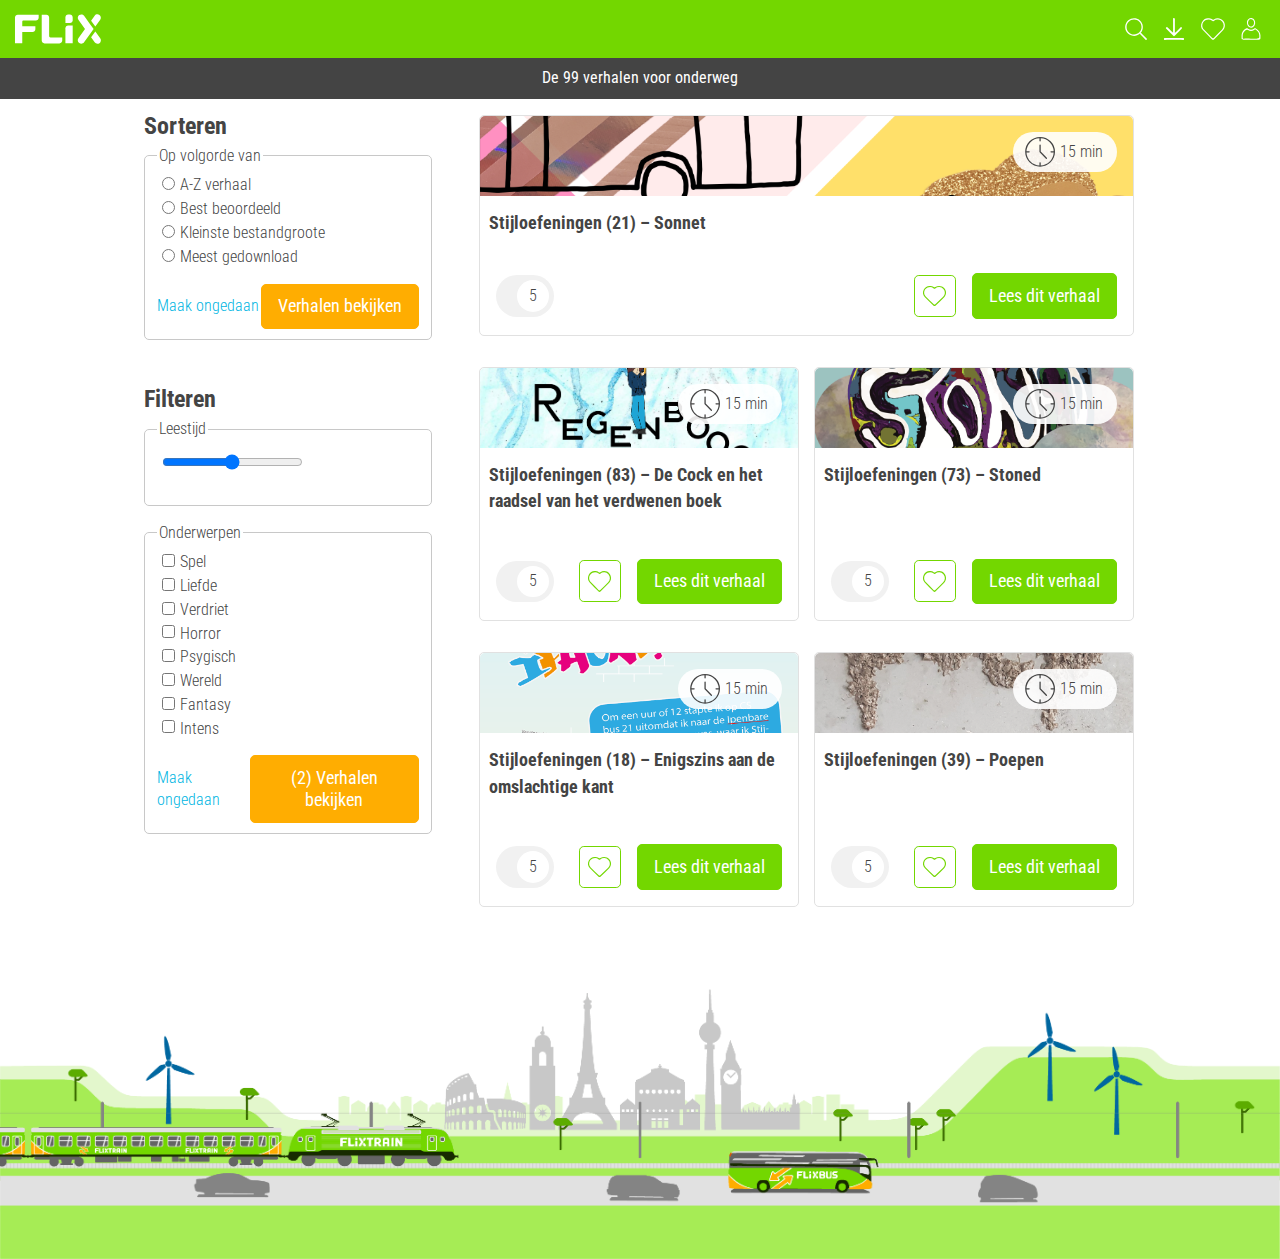
<file: Flixbus/index.html>
<!DOCTYPE html>
<html lang="nl">

<head>
    <title>Flixbus</title>
    <meta charset="utf-8" />
    <meta name="author" content="???" />
    <meta name="viewport" content="width=device-width, initial-scale=1">
    <link rel="stylesheet" href="css/style.css" type="text/css">
    <link rel="stylesheet" href="https://use.fontawesome.com/releases/v5.3.1/css/all.css" integrity="sha384-mzrmE5qonljUremFsqc01SB46JvROS7bZs3IO2EmfFsd15uHvIt+Y8vEf7N7fWAU" crossorigin="anonymous">
    <link href="https://fonts.googleapis.com/css?family=Roboto+Condensed:300, 400, 700" rel="stylesheet">
</head>

<body>
    <header>
        <nav>
            <a href="index.html"><img src="images/flixbus_logo.svg" alt="Logo Flixbus"></a>

<!--
            <form action="html">
                <label>Zoeken
                <input type="search" placeholder="Zoek een verhaal">
                <button>Zoeken</button></label>
            </form>
-->

            <ul>
                <li><a href=""><img src="images/icon_zoek.svg" alt="Zoek een verhaal"/></a></li>
                <li><a href="downloadlijst.html"><img src="images/icon_download_wit.svg" alt="Lijst met gedownloade verhalen"/></a></li>
                <li><a href="favorieten.html"><img src="images/icon_hartje_wit.svg" alt="favoriete verhalenlijst"/></a></li>
                <li><a href="aanmeldpagina.html"><img src="images/icon_profiel_wit.svg" alt="profiel"/></a></li>
            </ul>
        </nav>
        <section>
            <h1>De 99 verhalen voor onderweg</h1>
        </section>
    </header>

    <main>

        <div>
            <button class="buttonsorteren">Sorteren</button>
            <button class="buttonfilteren">Filteren</button>
        </div>
        <!--soteren-->

        <div>
            <div class="sorteren">
                <form>
                    <h2>Sorteren</h2>
                    <fieldset>
                        <legend>Op volgorde van</legend>
                        <label><input type="radio" name="sorteren">A-Z verhaal</label>
                        <label><input type="radio" name="sorteren">Best beoordeeld</label>
                        <label><input type="radio" name="sorteren">Kleinste bestandgroote</label>
                        <label><input type="radio" name="sorteren">Meest gedownload</label>
                        <div>
                            <a href="">Maak ongedaan</a>
                            <a href="#" class="button secondairy buttonsorteren">Verhalen bekijken</a>
                        </div>
                    </fieldset>

                </form>
            </div>
            <!--        filteren-->
            <div class="filteren">
                <form>
                    <h2>Filteren</h2>
                    <fieldset>
                        <legend>Leestijd</legend>
                        <label><input type="range" name="sorteren"></label>
                    </fieldset>
                    <fieldset>
                        <legend>Onderwerpen</legend>
                        <label><input type="checkbox">Spel</label>
                        <label><input type="checkbox">Liefde</label>
                        <label><input type="checkbox">Verdriet</label>
                        <label><input type="checkbox">Horror</label>
                        <label><input type="checkbox">Psygisch</label>
                        <label><input type="checkbox">Wereld</label>
                        <label><input type="checkbox">Fantasy</label>
                        <label><input type="checkbox">Intens</label>
                        <div>
                            <a href="">Maak ongedaan</a>
                            <a href="#" class="button buttonfilteren secondairy">(2) Verhalen bekijken</a>
                        </div>
                    </fieldset>



                </form>
            </div>
        </div>

        <!--Verhalen-->
        <section>
            <article>
                <img src="images/Verhaal_Sonnet_Intro.jpg" alt="Afbeelding verhaal" />
                <h2>Stijloefeningen (21) – Sonnet</h2>

                <footer>
                    <p><img src="images/icon_klok_grijs.svg" alt="Leestijd klok" /> 15 min</p>
                    <div>
                        <p><i class="fas fa-star"></i></p>
                        <p>5</p>
                    </div>
                    <a class="hartje"><img src="images/icon_hartje_groen.svg" alt="Favorieten hartje" /></a>
                    <a href="hetverhaalsonnet.html" class="button">Lees dit verhaal</a>
                </footer>
            </article>
            <article>
                <img src="images/StijloefeningenRegenboog.png" alt="Afbeelding verhaal" />
                <h2>Stijloefeningen (83) – De Cock en het raadsel van het verdwenen boek</h2>

                <footer>
                    <p><img src="images/icon_klok_grijs.svg" alt="Leestijd klok" /> 15 min</p>
                    <div>
                        <p><i class="fas fa-star"></i></p>
                        <p>5</p>
                    </div>
                    <a class="hartje"><img src="images/icon_hartje_groen.svg" alt="Favorieten hartje" /></a>
                    <a href="verhaal_1" class="button">Lees dit verhaal</a>
                </footer>
            </article>
            <article>
                <img src="images/Stijloefeningen_73_Stoned.png" alt="Afbeelding verhaal" />
                <h2>Stijloefeningen (73) – Stoned</h2>

                <footer>
                    <p><img src="images/icon_klok_grijs.svg" alt="Leestijd klok" /> 15 min</p>
                    <div>
                        <p><i class="fas fa-star"></i></p>
                        <p>5</p>
                    </div>
                    <a class="hartje"><img src="images/icon_hartje_groen.svg" alt="Favorieten hartje" /></a>
                    <a href="verhaal_1" class="button">Lees dit verhaal</a>
                </footer>
            </article>
            <article>
                <img src="images/Stijloefeningen_18_Enigszinsaandeomslachtigekant.png" alt="Afbeelding verhaal" />
                <h2>Stijloefeningen (18) – Enigszins aan de omslachtige kant</h2>

                <footer>
                    <p><img src="images/icon_klok_grijs.svg" alt="Leestijd klok" /> 15 min</p>
                    <div>
                        <p><i class="fas fa-star"></i></p>
                        <p>5</p>
                    </div>
                    <a class="hartje"><img src="images/icon_hartje_groen.svg" alt="Favorieten hartje" /></a>
                    <a href="verhaal_1" class="button">Lees dit verhaal</a>
                </footer>
            </article>
            <article>
                <img src="images/Stijloefeningen_39_Poepen.png" alt="Afbeelding verhaal" />
                <h2>Stijloefeningen (39) – Poepen</h2>

                <footer>
                    <p><img src="images/icon_klok_grijs.svg" alt="Leestijd klok" /> 15 min</p>
                    <div>
                        <p><i class="fas fa-star"></i></p>
                        <p>5</p>
                    </div>
                    <a class="hartje"><img src="images/icon_hartje_groen.svg" alt="Favorieten hartje" /></a>
                    <a href="verhaal_1" class="button">Lees dit verhaal</a>
                </footer>
            </article>

        </section>

    </main>

    <script src="scripts/flixbus.js"></script>
</body>

</html>
</file>
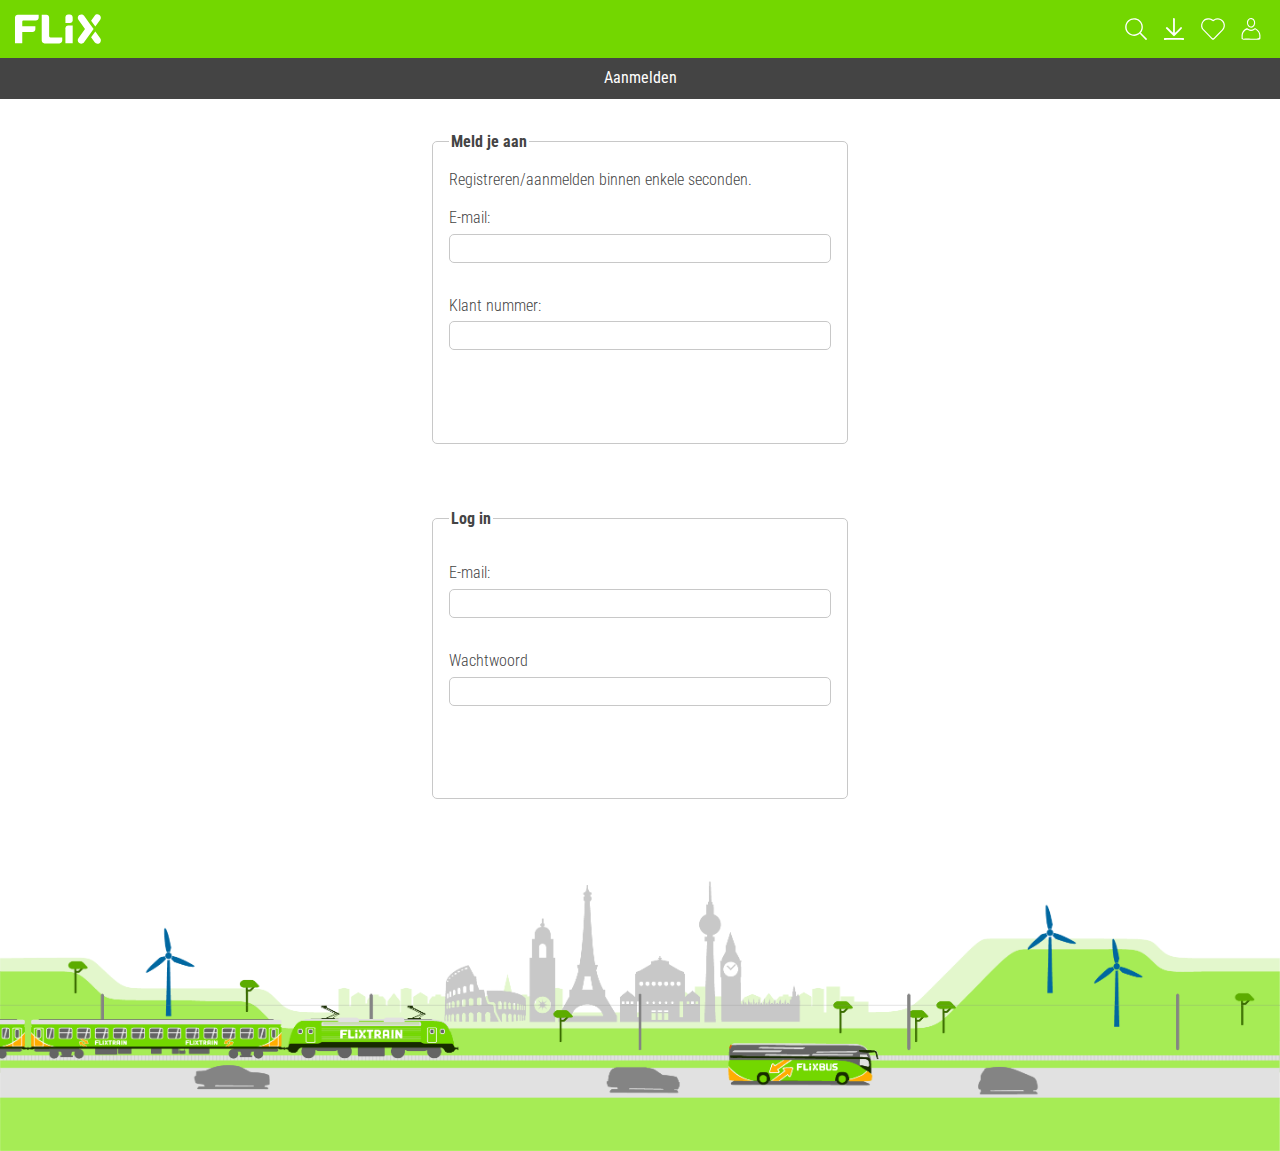
<file: Flixbus/aanmeldpagina.html>
<!DOCTYPE html>
<html lang="nl">

<head>
    <title>Flixbus</title>
    <meta charset="utf-8" />
    <meta name="author" content="???" />
    <meta name="viewport" content="width=device-width, initial-scale=1">
    <link rel="stylesheet" href="css/style_2.css" type="text/css">
    <link rel="stylesheet" href="https://use.fontawesome.com/releases/v5.3.1/css/all.css" integrity="sha384-mzrmE5qonljUremFsqc01SB46JvROS7bZs3IO2EmfFsd15uHvIt+Y8vEf7N7fWAU" crossorigin="anonymous">
    <link href="https://fonts.googleapis.com/css?family=Roboto+Condensed:300, 400, 700" rel="stylesheet">
</head>

<body>
    <header>
        <nav>
            <a href="index.html"><img src="images/flixbus_logo.svg" alt="Logo Flixbus"></a>
<!--
            <form action="html">
                <label>Zoeken
                <input type="search" placeholder="Zoek een verhaal">
                <button>Zoeken</button></label>
            </form>
-->
            <ul>
               <li><a href=""><img src="images/icon_zoek.svg" alt="Zoek een verhaal"/></a></li>
                <li><a href="downloadlijst.html"><img src="images/icon_download_wit.svg" alt="Lijst met gedownloade verhalen"/></a></li>
                <li><a href="favorieten.html"><img src="images/icon_hartje_wit.svg" alt="favoriete verhalenlijst"/></a></li>
                <li><a href="aanmeldpagina.html"><img src="images/icon_profiel_wit.svg" alt="profiel"/></a></li>
            </ul>
        </nav>
        <section>
            <h1>Aanmelden</h1>
        </section>
    </header>

    <main>

        <form action="index.html">
            <fieldset>
                <legend>Meld je aan</legend>
                <p>Registreren/aanmelden binnen enkele seconden.</p>
                <label>E-mail:
                    <input type="email" name="email" required></label>
                <label>Klant nummer:
                    <input type="text" name="klantnummer" required></label>
                <div>
                    <Button type="submit" value="Submit"> Aanmelden </Button>
                </div>
            </fieldset>
        </form>

        <form action="index.html">
            <fieldset>
                <legend>Log in</legend>

                <label>E-mail:
                    <input type="email" name="email" required></label>
                <label>Wachtwoord
                    <input type="password" name="Wachtwoord" required></label>
                <div><button type="submit" value="Submit">Log in</button></div>
            </fieldset>
        </form>
    </main>


</body>

</html>
</file>
<file: Flixbus/css/style.css>
* {
    margin: 0px;
    box-sizing: border-box;
}

body {
    font-family: "Roboto Condensed", "Arial", sans-serif;
    font-size: 1em;
    font-weight: 300;
    line-height: 1.375em;
    color: #444;
    background-image: url('../images/footer_mobiel.png');
    background-position: bottom;
    background-size: 100%;
    background-repeat: no-repeat;
    padding-bottom: 15em;
}

.hartje {
    /* zorg dat hartje link niet klikbaar is */
    pointer-events: none;
}

.hartje img {
    /* zorg dat afbeelding in hartje link wel klikbaar is */
    pointer-events: all;
}

img {
    display: block;
}


/*navigatie*/

nav {
    background-color: #73d700;
    display: flex;
    justify-content: center;
    padding: 0.6em;
    justify-content: space-between;
    align-items: center;
}

nav img {
    height: 2em;
    width: auto;
    margin: 0.2em;
}

nav ul {
    display: flex;

}

nav li {
    list-style: none;
}

header section {
    background-color: #444444;
    width: 100%;
    min-height: 40px;
    height: auto;
    padding: 0.6em 0.9em;
    margin: 0;
    color: #ffffff;
}


/*hoofd*/

section {
    padding: 1em;
}


/*tekst*/

h1 {
    font-weight: 400;
    font-size: 1em;
    line-height: 1.375em;
    text-align: center;
}


/*forms*/

main > div:first-child {
    display: flex;
    justify-content: space-around;

}

main div:first-child button {
    background-color: #f1f1f1;
    padding: 1em;
    width: 50%;
    font-size: 1em;
    font: inherit;
    font-weight: 400;
}

main form {
    /*    margin-bottom: 2em;*/
    padding: 1em;
    max-width: 30em;
    margin-left: auto;
    margin-right: auto;

}


fieldset {
    border: 1px solid #c8c8c8;
    border-radius: 5px;
    margin-top: 0.5em;
    margin-bottom: 1em;
}

fieldset div {
    display: flex;
    justify-content: space-between;
    align-items: center;
}


label {
    display: block;

}

label:last-of-type {
    margin-bottom: 1em;
}

input {
    padding: 2px 5px;
    border: 1px solid #c8c8c8;
    border-radius: 5px;
    font-size: 1em;
    margin: 0.3em;
}


/*article*/

article {
    background-color: #ffffff;
    border-radius: 5px;
    border: 1px solid #e1e1e1;
    box-sizing: border-box;
    position: relative;
    margin-bottom: 1em;
}

main section article {
    justify-content: center;
}

article > img {
    max-height: 5em;
    width: calc(100%+2em);
    border-radius: 5px 5px 0px 0px;
    width: 100%;
    object-fit: cover;
}

article h2 {
    padding: 0.8em 0.5em;
    line-height: 1.5em;
    font-size: 1.1em;

}

article > footer {
    margin: 0em 1em 1em 1em;
    align-items: center;
    display: flex;
    justify-content: space-between;

}

article footer > p {
    background-color: rgba(255, 255, 255, 0.9);
    position: absolute;
    top: 1em;
    right: 1em;
    border-radius: 1.5em;
    display: flex;
    align-items: center;
    padding: 0em 0.9em 0em 0.4em;
    justify-content: flex-end;
    flex-wrap: wrap;

}

article footer > p img {
    max-width: 2.5em;
    height: 2.5em;
}

article footer div:first-of-type {
    background-color: #f1f1f1;
    border-radius: 1.5em;
    display: flex;
    margin-right: auto;
    padding: 0.3em;
    align-items: center;
}

article footer div:first-of-type p:nth-of-type(1) {
    margin: 0em 0.5em;
}

article footer div:first-of-type p:nth-of-type(2) {
    background-color: #ffffff;
    border-radius: 100%;
    padding: 0.3em;
    min-width: 2em;
    text-align: center;
}


article footer a:first-of-type {
    max-height: 2.9em;
    max-width: 2.9em;
    margin-right: 1em;
    border: 0.1em solid #73d700;
    border-radius: 0.3em;
}

article footer a:first-of-type img {
    max-width: 100%;
    padding: 0.3em;
    min-width: 2.5em;
}



/*buttons*/

a {
    text-decoration: none;
    color: #00b5e2;

    :hover {
        text-decoration: underline;
    }
}

.button {
    font: inherit;
    font-weight: 400;
    padding: 0.6em 0.9em;
    /*    min-width: 9em;*/
    min-height: 2.25em;
    font-size: 1.125em;
    font-weight: 400;
    cursor: pointer;
    border-radius: 5px;
    text-decoration: none;
    text-align: center;
    background-color: #73d700;
    color: #ffffff;
    border: 1px solid #73d700;
    transition: 0.3s;
}

.button:hover {
    text-decoration: none;
    background-color: #5cac00;
}

.button.secondairy {
    background-color: #ffad01;
    border: 1px solid #ffad01;
    /*    margin: 1em;*/
}

.button.secondairy:hover {
    background-color: #ff9800;
}




fieldset button {
    padding: 0.6em 0.9em;
    min-width: 9em;
    min-height: 2.25em;
    font-size: 1.125em;
    cursor: pointer;
    border-radius: 5px;
    text-decoration: none;
    text-align: center;
    color: #ffffff;
    background-color: #ffad01;
    border: 1px solid #ffad01;
}







@media screen and (min-width:20em) {
    main section {
        display: grid;
        grid-template-columns: repeat(1);
        grid-gap: 0.94em;
        max-width: 30em;
        margin-left: auto;
        margin-right: auto;
    }

    header h2 {
        display: none;
    }

    .sorteren {
        height: 0;
        overflow: hidden;
        transition: 1s;
    }

    .filteren {
        height: 0;
        overflow: hidden;
        transition: 1s;
    }

    .sorteren.is-open {
        height: 16em;

    }

    .filteren.is-open {
        height: 28em;

    }
}


@media screen and (min-width:44em) {
    body {
        background-image: url('../images/footer_tab_desk.png');
    }

    main section {
        display: grid;
        grid-template-columns: repeat(2, 20em);
        grid-gap: 0.94em;
        max-width: 41em;
        margin-left: auto;
        margin-right: auto;
    }
    article h2 {
            height: 4.4em;
    }

}

@media screen and (min-width:75em) {

    body {
        padding-bottom: 20em;
    }

    main > div:first-of-type {
        display: none;
    }

    header section {
        background-image:
    }

    main {
        display: grid;
        grid-template-columns: repeat(3, 20em);
        grid-gap: 0.94em;
        max-width: 64em;
        margin-left: auto;
        margin-right: auto;
    }


    main section > article:first-of-type {
        grid-column: span 2;
    }

    .sorteren {
        display: block;
    }

    .sorteren {
        overflow: visible;
        height: auto;

    }

    .filteren {
        overflow: visible;
        height: auto;
    }

    article:nth-of-type(2) h2 {
        height: 6.3em;
    }
    article:nth-of-type(3) h2 {
        height: 6.3em;
    }
    article:nth-of-type(4) h2 {
        height: 6.3em;
    }
article:nth-of-type(5) h2 {
        height: 6.3em;
    }
}
</file>
<file: Flixbus/css/style_2.css>
* {
    margin: 0px;
    box-sizing: border-box;
}

body {
    font-family: "Roboto Condensed", "Arial", sans-serif;
    font-size: 1em;
    font-weight: 300;
    line-height: 1.375em;
    color: #444;
    background-image: url('../images/footer_mobiel.png');
    background-position: bottom;
    background-size: 100%;
    background-repeat: no-repeat;
    padding-bottom: 15em;

}

img {
    display: block;
}


/*navigatie*/

nav {
    background-color: #73d700;
    display: flex;
    padding: 0.6em;
    justify-content: space-between;
    align-items: center;
}

nav img {
    height: 2em;
    width: auto;
    margin: 0.2em;
}

nav ul {
    display: flex;

}

nav li {
    list-style: none;
}

header section {
    background-color: #444444;
    width: 100%;
    min-height: 40px;
    height: auto;
    padding: 0.6em 0.9em;
    margin: 0;
    color: #ffffff;
}


/*hoofd*/

section {
    padding: 1em;
}


/*tekst*/

h1 {
    font-weight: 400;
    font-size: 1em;
    line-height: 1.375em;
    text-align: center;
}



/*forms*/

main form {
    padding: 1em;
    max-width: 30em;
    margin-left: auto;
    margin-right: auto;
    display: flex;
    flex-direction: column;
    transition: all .5s;
}

fieldset {
    display: flex;
    flex-direction: column;
    justify-content: center;
    border: 1px solid #c8c8c8;
    border-radius: 5px;
    margin: 1em;
    margin-bottom: 1em;
    transition: all .2s;
    padding: 1em;

}

legend {
    font-weight: bold;
}


fieldset input {
    font-family: "Roboto Condensed", "Arial", sans-serif;
    font-size: 1em;
    font-weight: 400;
    color: #444444;
    border: 1px solid #c8c8c8;
    border-radius: 5px;
    margin: 0.3em 0em 0.3em 0em;
    /*    border-color: #000;*/
    padding: .25em;
    margin-bottom: 1em;
    width: 100%;
    transition: all 2s;
    z-index: 2;
}

fieldset input:valid {
    border-color: green;
}

/*
fieldset input:invalid {
    border-color: #f26100;
    background: rgba(255, 169, 112, .1);
}
*/

fieldset input:focus {
    transform: scale(1.01, 1.01);
}


input:disabled {
    border-color: #eee;
    background-color: #f9f9f9;
}

fieldset button {
    font-size: 1.25em;
    flex: 0 0 2em;
    transition: all .2s 0.5s;
    opacity: 0;
}

form:valid button {
    opacity: 1;
}

button:focus {
    transform: scale(1.1, 1.1);
}




fieldset div {
    display: flex;
    justify-content: flex-end;
    align-items: center;
}


label {
    display: block;
    margin-top: 1em;
}

label:last-of-type {

    margin-bottom: 1em;
}

input {}


/*buttons*/

a {
    text-decoration: none;
    color: #00b5e2;
    :hover {
        text-decoration: underline;
    }
}


.button {
    font-family: "Roboto Condensed", "Arial", sans-serif;
    font-weight: 400;
    padding: 0.6em 0.9em;
    /*    min-width: 9em;*/
    min-height: 2.25em;
    font-size: 1.125em;
    font-weight: 400;
    cursor: pointer;
    border-radius: 5px;
    text-decoration: none;
    text-align: center;
    background-color: #73d700;
    color: #ffffff;
    border: 1px solid #73d700;
    transition: 1s;
}

.button:hover {
    text-decoration: none;
    background-color: #5cac00;
}

.button.secondairy {
    background-color: #ffad01;
    border: 1px solid #ffad01;
    /*    margin: 1em;*/
}
.button.secondairy:hover {
    background-color: #ff9800;
}


fieldset button {
    padding: 0.6em 0.9em;
    min-width: 9em;
    min-height: 2.25em;
    font-size: 1.125em;
    cursor: pointer;
    border-radius: 5px;
    text-decoration: none;
    text-align: center;
    color: #ffffff;
    background-color: #ffad01;
    border: 1px solid #ffad01;
}






@media screen and (min-width:20em) {
    main section {
        display: grid;
        grid-template-columns: repeat(1);
        grid-gap: 0.94em;
        max-width: 30em;
        margin-left: auto;
        margin-right: auto;
    }
}


@media screen and (min-width:44em) {
    body {
        background-image: url('../images/footer_tab_desk.png');
    }

    main section {
        display: grid;
        grid-template-columns: repeat(2, 20em);
        grid-gap: 0.94em;
        max-width: 41em;
        margin-left: auto;
        margin-right: auto;

    }


}

@media screen and (min-width:75em) {
    body {
        padding-bottom: 20em;
    }
    main section {
        display: grid;
        grid-template-columns: repeat(3, 20em);
        grid-gap: 0.94em;
        max-width: 64em;
        margin-left: auto;
        margin-right: auto;
    }




}
</file>
